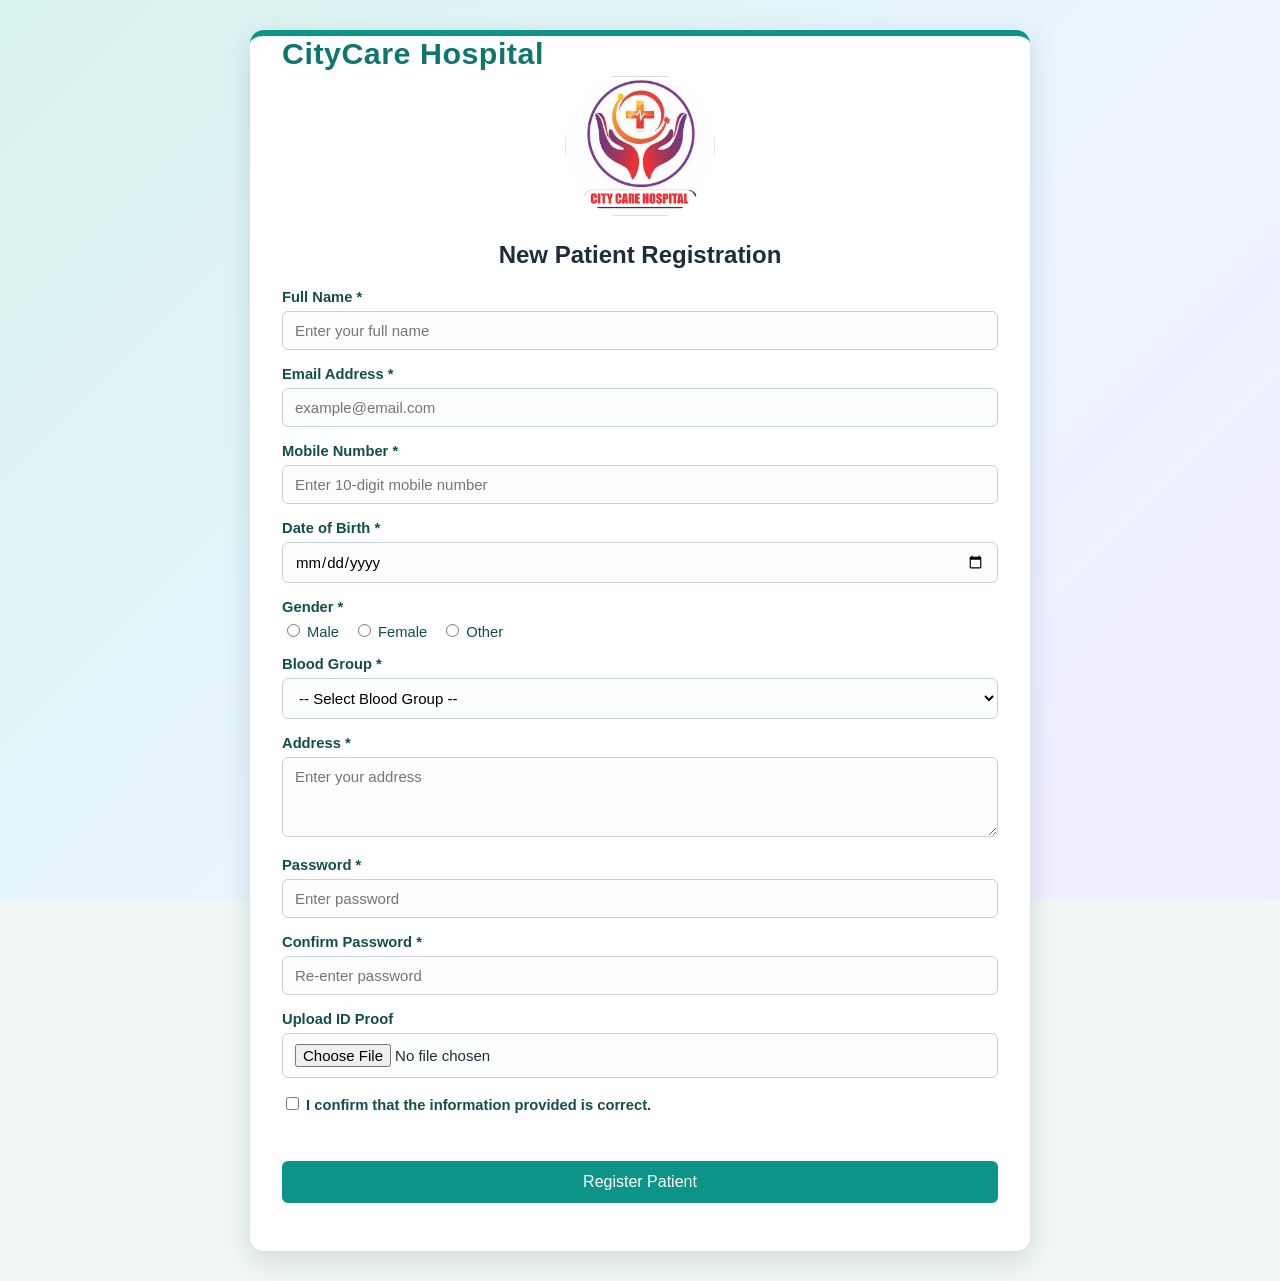
<file: PRACTICAL_5/index.html>
<!DOCTYPE html>
<html lang="en">
<head>
    <meta charset="UTF-8">
    <meta name="viewport" content="width=device-width, initial-scale=1.0">
    <title>CityCare Hospital - Patient Registration</title>
    <link rel="stylesheet" href="style.css">
</head>
<body style="background-color:#f0f7f4;"></body>
    <div class="container">
        <h1><b>CityCare Hospital</b></h1>
        <img src="hospital.jpg" class="hospital" alt="Hospital Logo">
        <h2 style="text-align: center;">New Patient Registration</h2>
        <form id="registrationForm" novalidate>
            <div class="form-group">
                <label for="fullName">Full Name *</label>
                <input type="text" id="fullName" placeholder="Enter your full name" maxlength="50" required>
                <span class="error" id="nameError"></span>
            </div>
            <div class="form-group">
                <label for="email">Email Address *</label>
                <input type="email" id="email" placeholder="example@email.com" maxlength="100" required>
                <span class="error" id="emailError"></span>
            </div>
            <div class="form-group">
                <label for="mobile">Mobile Number *</label>
                <input type="tel" id="mobile" placeholder="Enter 10-digit mobile number" maxlength="10" required>
                <span class="error" id="mobileError"></span>
            </div>
            <div class="form-group">
                <label for="dob">Date of Birth *</label>
                <input type="date" id="dob" required>
                <span class="error" id="dobError"></span>
            </div>
            <div class="form-group">
                <label>Gender *</label>
                <div class="radio-group">
                    <label><input type="radio" name="gender" value="Male"> Male</label>
                    <label><input type="radio" name="gender" value="Female"> Female</label>
                    <label><input type="radio" name="gender" value="Other"> Other</label>
                </div>
                <span class="error" id="genderError"></span>
            </div>
            <div class="form-group">
                <label for="bloodGroup">Blood Group *</label>
                <select id="bloodGroup" required>
                    <option value="">-- Select Blood Group --</option>
                    <option>A+</option>
                    <option>A-</option>
                    <option>B+</option>
                    <option>B-</option>
                    <option>AB+</option>
                    <option>AB-</option>
                    <option>O+</option>
                    <option>O-</option>
                </select>
                <span class="error" id="bloodError"></span>
            </div>
            <div class="form-group">
                <label for="address">Address *</label>
                <textarea id="address" placeholder="Enter your address" maxlength="200" required></textarea>
                <span class="error" id="addressError"></span>
            </div>
            <div class="form-group">
                <label for="password">Password *</label>
                <input type="password" id="password" placeholder="Enter password" minlength="8" maxlength="30" required>
                <div class="strength" id="passwordStrength"></div>
                <span class="error" id="passwordError"></span>
            </div>
            <div class="form-group">
                <label for="confirmPassword">Confirm Password *</label>
                <input type="password" id="confirmPassword" placeholder="Re-enter password" required>
                <span class="error" id="confirmPasswordError"></span>
            </div>
            <div class="form-group">
                <label for="document">Upload ID Proof</label>
                <input type="file" id="document" accept=".jpg,.jpeg,.png,.pdf">
                <span class="error" id="fileError"></span>
            </div>
            <div class="form-group checkbox-group">
                <label><input type="checkbox" id="terms"> I confirm that the information provided is correct.</label>
            </div>
            <span class="error" id="termsError"></span>
            <br>
            <button type="submit">Register Patient</button>
            <div class="success-message" id="successMessage"></div>
        </form>
    </div>
    <script src="script.js"></script>
</body>
</html>
</file>
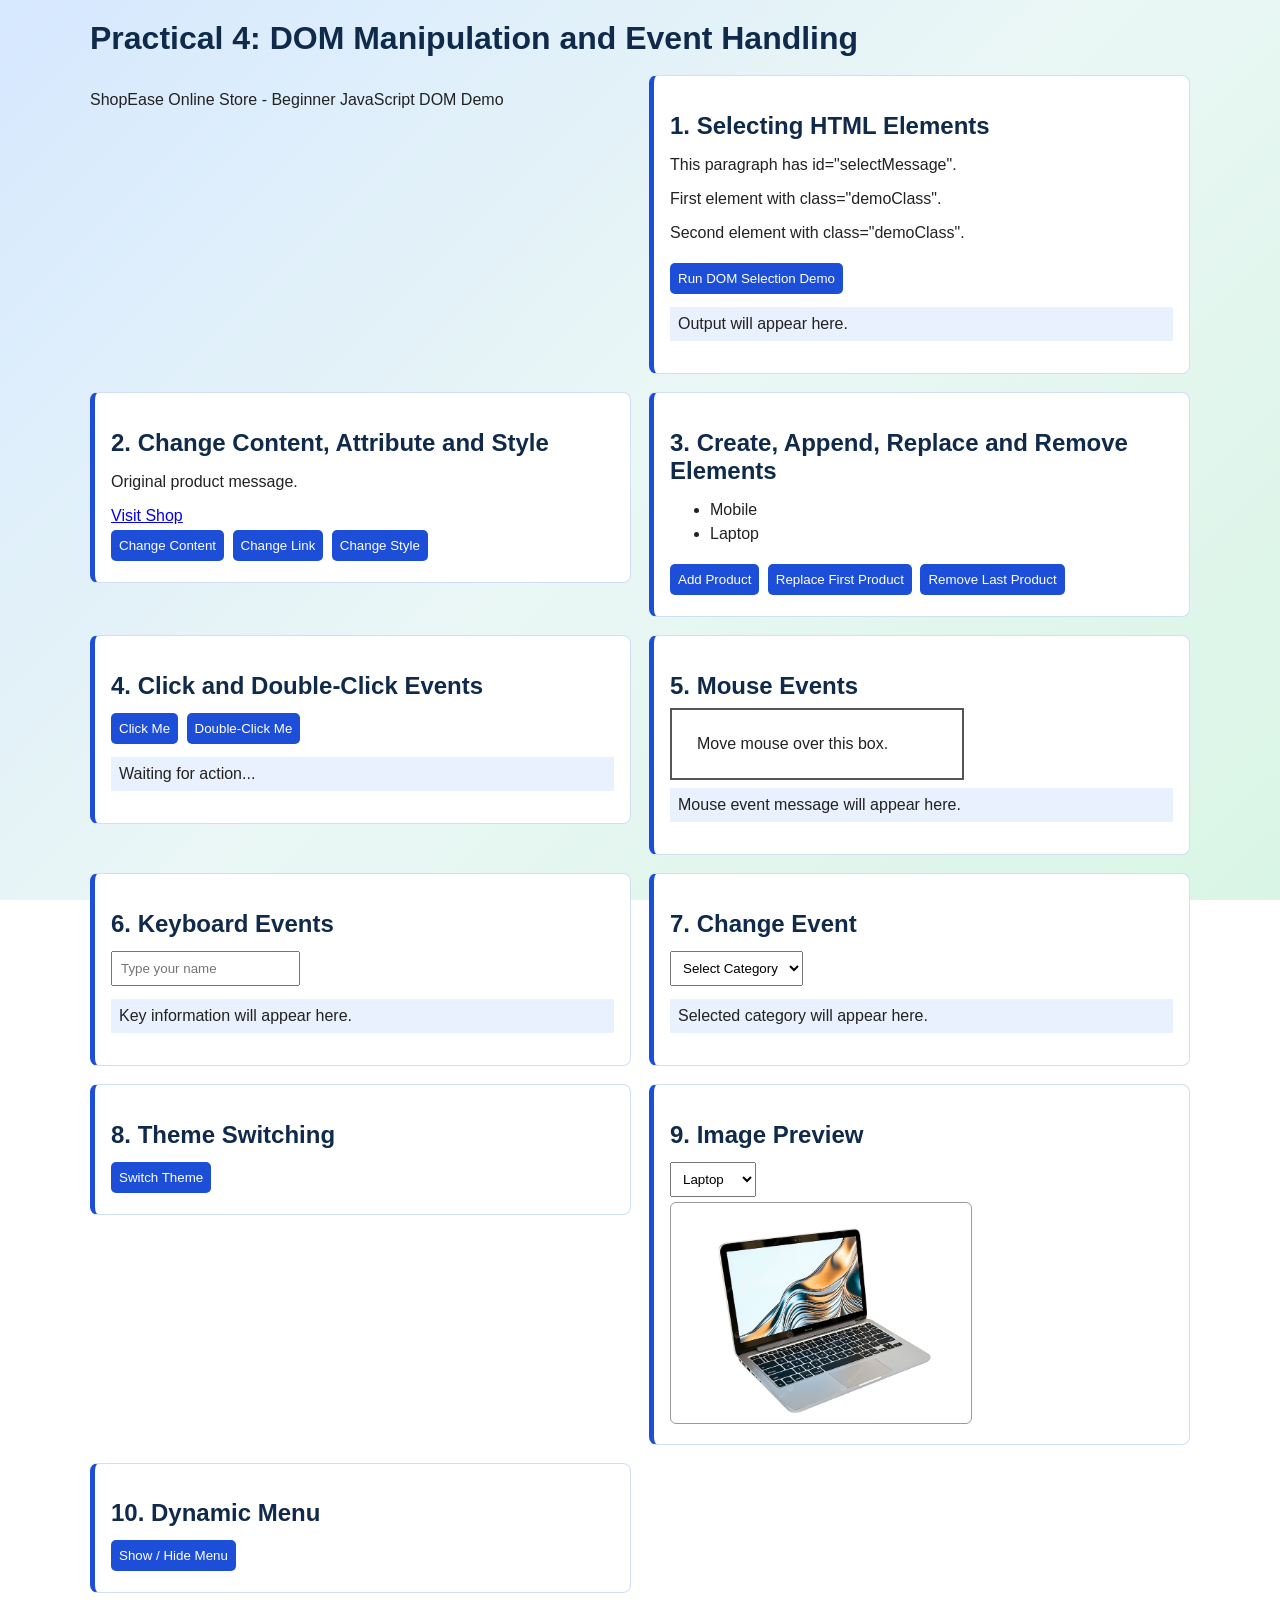
<file: PRACTICAL_4/practical4_wtf/index.html>
<!DOCTYPE html>
<html lang="en">
<head>
    <meta charset="UTF-8">
    <meta name="viewport" content="width=device-width, initial-scale=1.0">
    <title>Practical 4 - DOM and Event Handling</title>
     <link rel="stylesheet" href="style.css">
</head>
<body>

<h1>Practical 4: DOM Manipulation and Event Handling</h1>
<p>ShopEase Online Store - Beginner JavaScript DOM Demo</p>

<div class="box">
    <h2>1. Selecting HTML Elements</h2>
    <p id="selectMessage">This paragraph has id="selectMessage".</p>
    <p class="demoClass">First element with class="demoClass".</p>
    <p class="demoClass">Second element with class="demoClass".</p>
    <button id="selectBtn">Run DOM Selection Demo</button>
    <p id="selectOutput" class="output">Output will appear here.</p>
</div>

<div class="box">
    <h2>2. Change Content, Attribute and Style</h2>
    <p id="changeText">Original product message.</p>
    <a id="shopLink" href="https://example.com" target="_blank">Visit Shop</a><br>
    <button id="contentBtn">Change Content</button>
    <button id="attributeBtn">Change Link</button>
    <button id="styleBtn">Change Style</button>
</div>

<div class="box">
    <h2>3. Create, Append, Replace and Remove Elements</h2>
    <ul id="productList">
        <li>Mobile</li>
        <li>Laptop</li>
    </ul>
    <button id="addBtn">Add Product</button>
    <button id="replaceBtn">Replace First Product</button>
    <button id="removeBtn">Remove Last Product</button>
</div>

<div class="box">
    <h2>4. Click and Double-Click Events</h2>
    <button id="clickBtn">Click Me</button>
    <button id="doubleBtn">Double-Click Me</button>
    <p id="clickOutput" class="output">Waiting for action...</p>
</div>

<div class="box">
    <h2>5. Mouse Events</h2>
    <div id="mouseBox" style="padding:25px;border:2px solid #555;width:240px;">Move mouse over this box.</div>
    <p id="mouseOutput" class="output">Mouse event message will appear here.</p>
</div>

<div class="box">
    <h2>6. Keyboard Events</h2>
    <input type="text" id="nameInput" placeholder="Type your name">
    <p id="keyOutput" class="output">Key information will appear here.</p>
</div>

<div class="box">
    <h2>7. Change Event</h2>
    <select id="categorySelect">
        <option value="">Select Category</option>
        <option value="Electronics">Electronics</option>
        <option value="Clothing">Clothing</option>
        <option value="Books">Books</option>
    </select>
    <p id="changeOutput" class="output">Selected category will appear here.</p>
</div>

<div class="box">
    <h2>8. Theme Switching</h2>
    <button id="themeBtn">Switch Theme</button>
</div>

   <div class="box">
    <h2>9. Image Preview</h2>
    <select id="imageSelect" onchange="document.getElementById('previewImage').src = this.value">
        <option value="../LAPTOP.png">Laptop</option>
        <option value="../CAMERA.jpg">Camera</option>
        <option value="../FOOD.jpg">Food</option>
    </select><br>
    <img id="previewImage" src="../LAPTOP.png" alt="Preview">
</div>

<div class="box">
    <h2>10. Dynamic Menu</h2>
    <button id="menuBtn">Show / Hide Menu</button>
    <div id="menu">Home | Products | Offers | Contact</div>
</div>

<script src="practical4.js"></script>
</body>
</html>
</file>
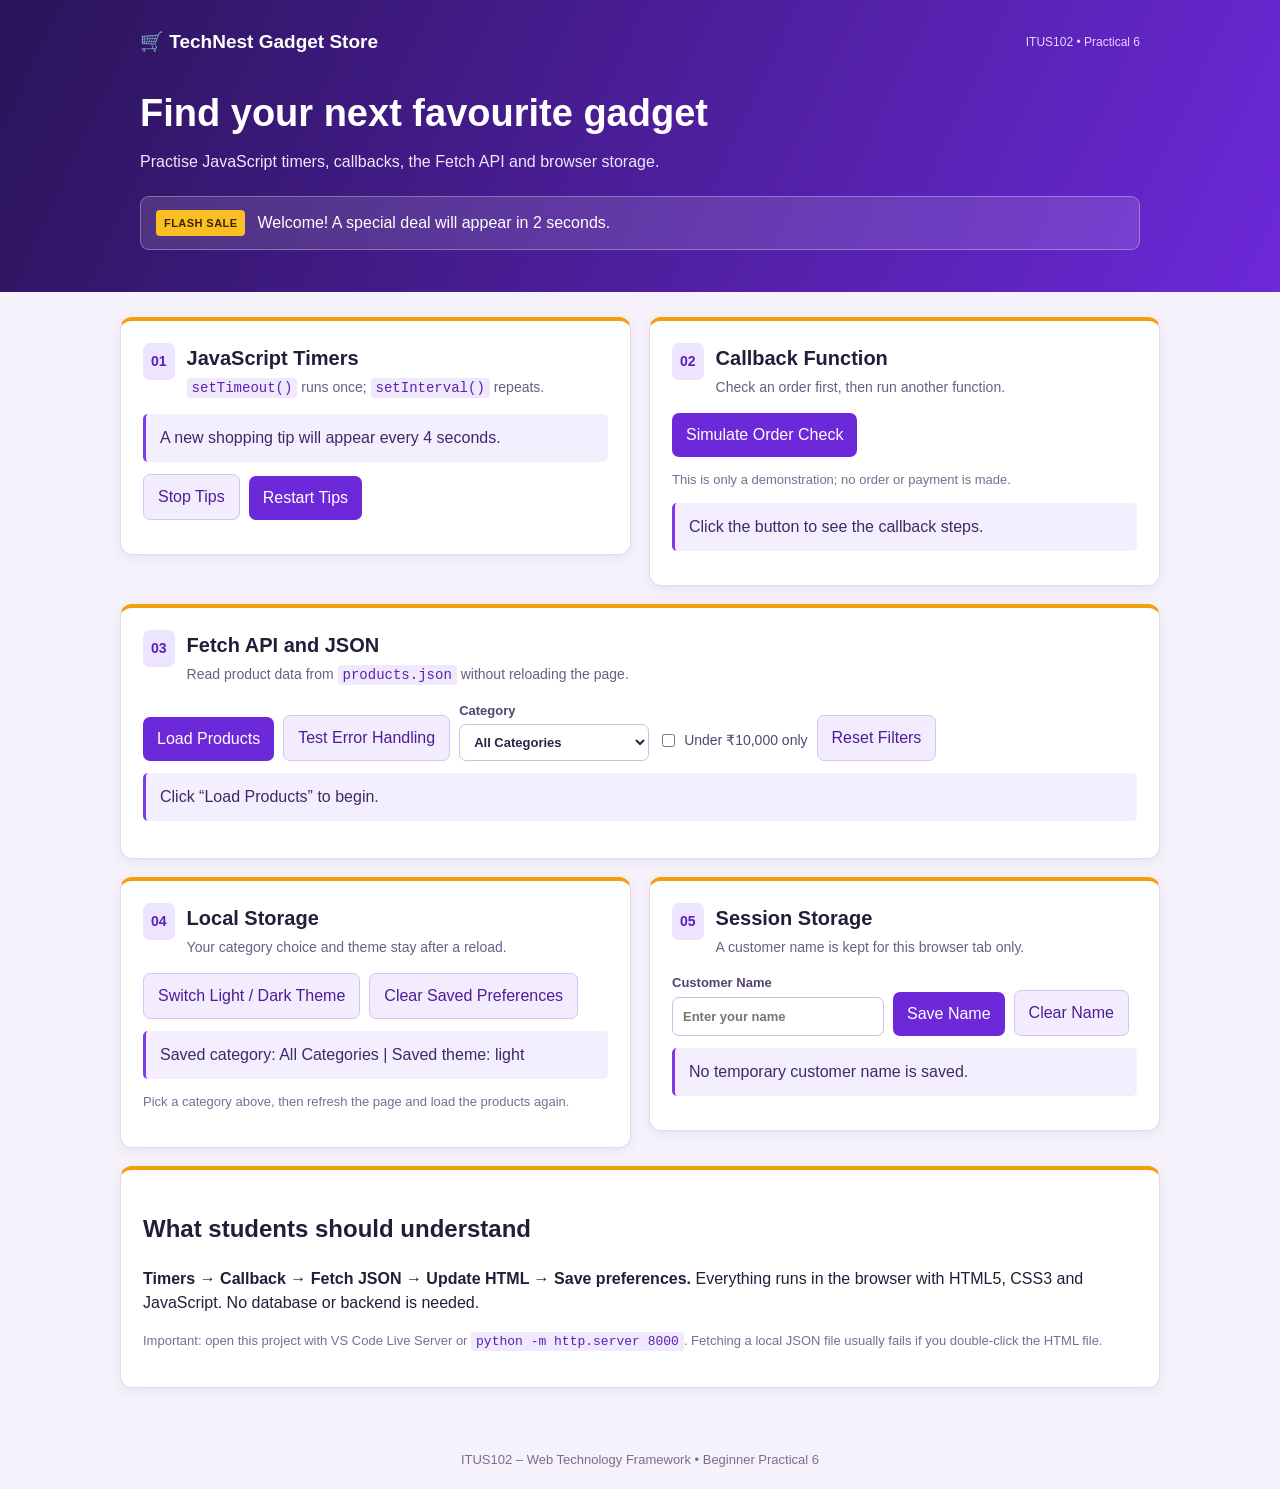
<file: PRACTICAL_6/practical6_wtf/index.html>
<!DOCTYPE html>
<html lang="en">
<head>
    <meta charset="UTF-8">
    <meta name="viewport" content="width=device-width, initial-scale=1.0">
    <title>Practical 6 | TechNest Gadget Store</title>
    <link rel="stylesheet" href="style.css">
    <script src="practical6.js" defer></script>
</head>
<body>

    <header class="hero">
        <div class="top-bar">
            <span class="brand">🛒 TechNest Gadget Store</span>
            <span class="course">ITUS102 • Practical 6</span>
        </div>
        <h1>Find your next favourite gadget</h1>
        <p>Practise JavaScript timers, callbacks, the Fetch API and browser storage.</p>
        <div class="promo">
            <span class="tag">FLASH SALE</span>
            <span id="promoMessage" aria-live="polite">Welcome! A special deal will appear in 2 seconds.</span>
        </div>
    </header>

    <main class="container">
        <div class="layout">

            <!-- 01 Timers -->
            <section class="panel">
                <div class="section-title">
                    <span class="number">01</span>
                    <div>
                        <h2>JavaScript Timers</h2>
                        <p><code>setTimeout()</code> runs once; <code>setInterval()</code> repeats.</p>
                    </div>
                </div>
                <p id="timerResult" class="message">A new shopping tip will appear every 4 seconds.</p>
                <div class="actions">
                    <button id="stopTimerBtn" type="button" class="secondary">Stop Tips</button>
                    <button id="startTimerBtn" type="button">Restart Tips</button>
                </div>
            </section>

            <!-- 02 Callback -->
            <section class="panel">
                <div class="section-title">
                    <span class="number">02</span>
                    <div>
                        <h2>Callback Function</h2>
                        <p>Check an order first, then run another function.</p>
                    </div>
                </div>
                <button id="orderBtn" type="button">Simulate Order Check</button>
                <p class="note">This is only a demonstration; no order or payment is made.</p>
                <p id="callbackResult" class="message" role="status" aria-live="polite">Click the button to see the callback steps.</p>
            </section>

            <!-- 03 Fetch -->
            <section class="panel wide">
                <div class="section-title">
                    <span class="number">03</span>
                    <div>
                        <h2>Fetch API and JSON</h2>
                        <p>Read product data from <code>products.json</code> without reloading the page.</p>
                    </div>
                </div>
                <div class="actions">
                    <button id="loadBtn" type="button">Load Products</button>
                    <button id="errorBtn" type="button" class="secondary">Test Error Handling</button>
                    <label class="field" for="categoryFilter">Category
                        <select id="categoryFilter"><option value="all">All Categories</option></select>
                    </label>
                    <label class="check" for="budgetOnly">
                        <input id="budgetOnly" type="checkbox"> Under ₹10,000 only
                    </label>
                    <button id="resetFilterBtn" type="button" class="secondary">Reset Filters</button>
                </div>
                <p id="fetchStatus" class="message" role="status" aria-live="polite">Click “Load Products” to begin.</p>
                <div id="productList" class="product-grid" aria-label="Gadget list"></div>
            </section>

            <!-- 04 Local storage -->
            <section class="panel">
                <div class="section-title">
                    <span class="number">04</span>
                    <div>
                        <h2>Local Storage</h2>
                        <p>Your category choice and theme stay after a reload.</p>
                    </div>
                </div>
                <div class="actions">
                    <button id="themeBtn" type="button" class="secondary">Switch Light / Dark Theme</button>
                    <button id="clearLocalBtn" type="button" class="secondary">Clear Saved Preferences</button>
                </div>
                <p id="localResult" class="message">Saved preference: none</p>
                <p class="note">Pick a category above, then refresh the page and load the products again.</p>
            </section>

            <!-- 05 Session storage -->
            <section class="panel">
                <div class="section-title">
                    <span class="number">05</span>
                    <div>
                        <h2>Session Storage</h2>
                        <p>A customer name is kept for this browser tab only.</p>
                    </div>
                </div>
                <div class="actions">
                    <label class="field" for="customerName">Customer Name
                        <input id="customerName" type="text" maxlength="30" placeholder="Enter your name">
                    </label>
                    <button id="saveSessionBtn" type="button">Save Name</button>
                    <button id="clearSessionBtn" type="button" class="secondary">Clear Name</button>
                </div>
                <p id="sessionResult" class="message" role="status" aria-live="polite">No temporary customer name is saved.</p>
            </section>

            <!-- Summary -->
            <section class="panel wide lesson">
                <h2>What students should understand</h2>
                <p><strong>Timers → Callback → Fetch JSON → Update HTML → Save preferences.</strong> Everything runs in the browser with HTML5, CSS3 and JavaScript. No database or backend is needed.</p>
                <p class="note">Important: open this project with VS Code Live Server or <code>python -m http.server 8000</code>. Fetching a local JSON file usually fails if you double-click the HTML file.</p>
            </section>

        </div>
    </main>

    <footer>ITUS102 – Web Technology Framework • Beginner Practical 6</footer>
</body>
</html>
</file>
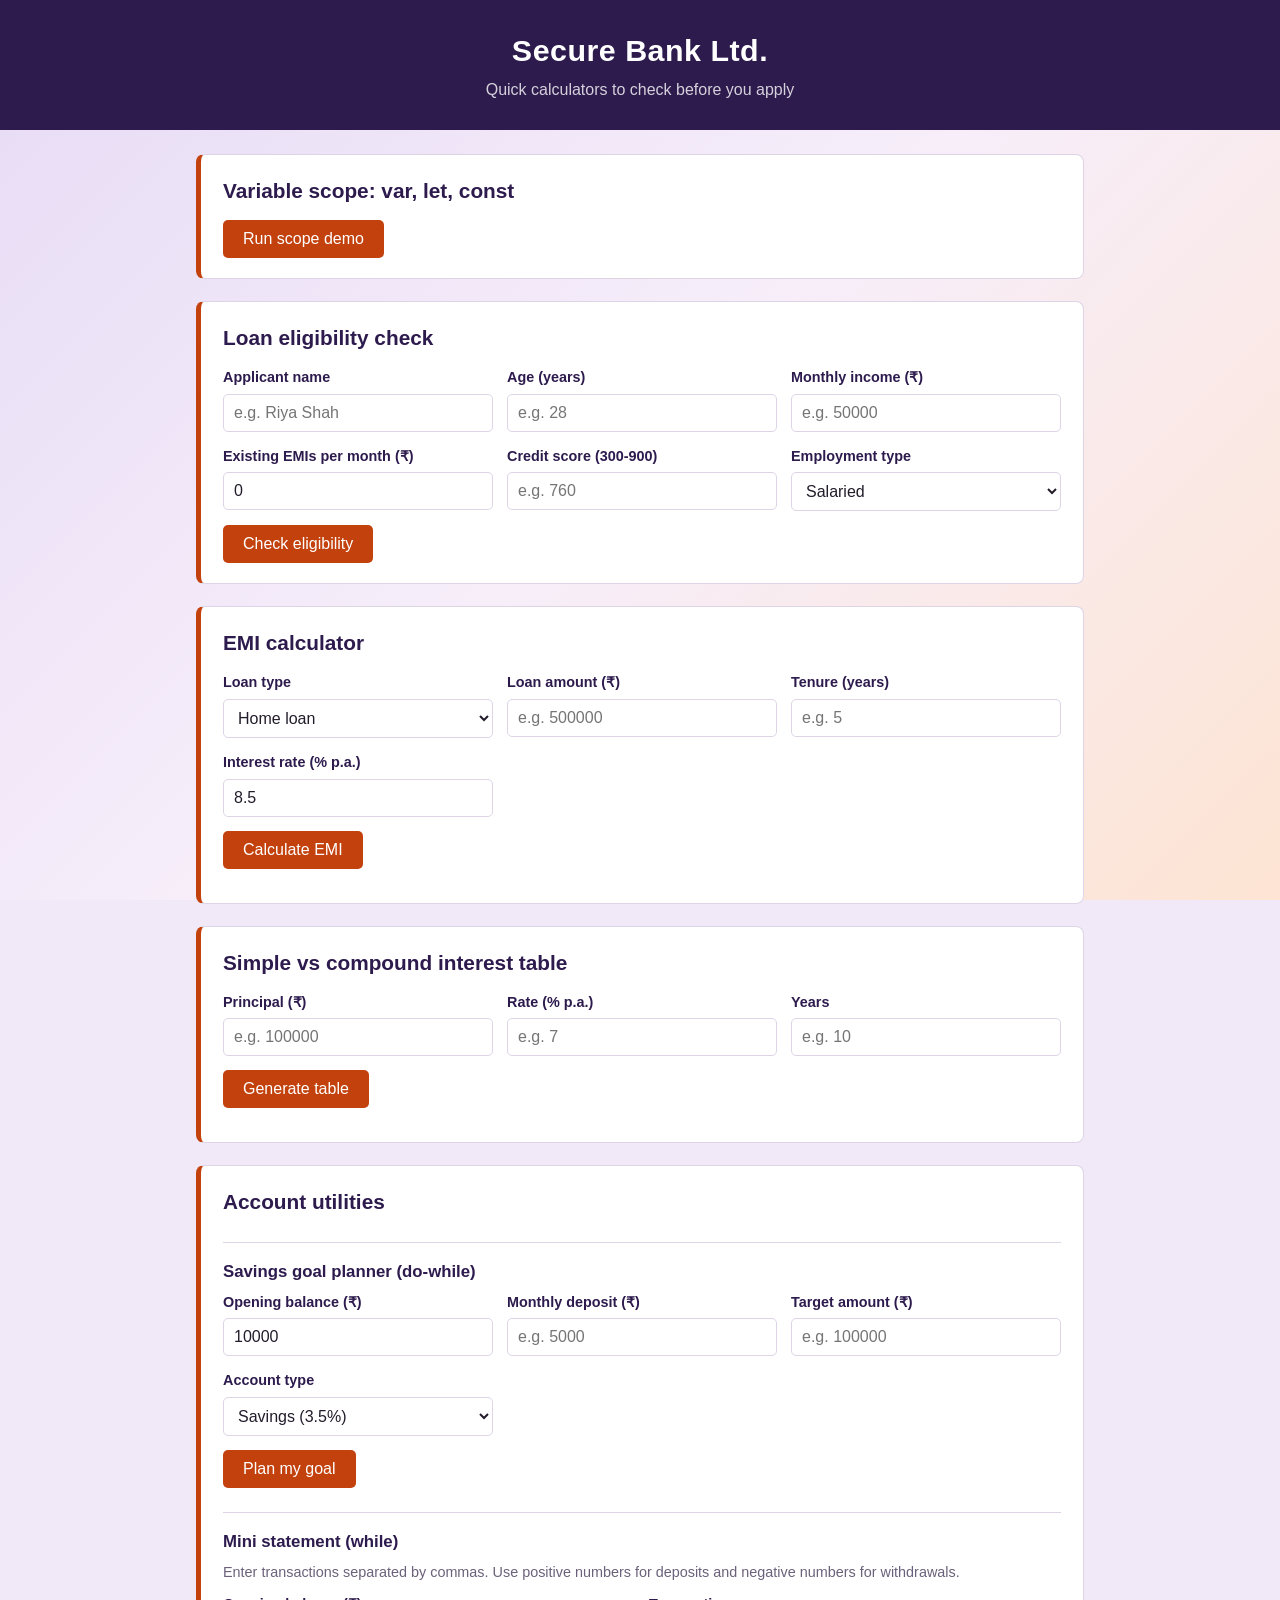
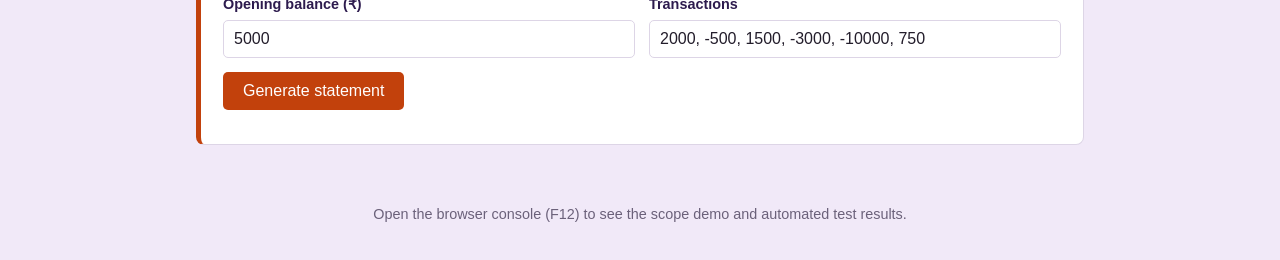
<file: PRACTICAL_3/practical_3.html>
<!DOCTYPE html>
<html lang="en">
<head>
  <meta charset="UTF-8">
  <meta name="viewport" content="width=device-width, initial-scale=1.0">
  <title>Secure Bank Ltd. - Banking Utilities</title>
  <!-- External CSS -->
  <link rel="stylesheet" href="style.css">
</head>
<body>

  <header class="site-header">
    <h1>Secure Bank Ltd.</h1>
    <p>Quick calculators to check before you apply</p>
  </header>

  <main class="container">

    <!-- 1. Variables and scope demo (Task 2) -->
    <section class="panel">
      <h2>Variable scope: var, let, const</h2>
      <button id="btnScope" type="button">Run scope demo</button>
      <pre id="scopeOutput" class="output"></pre>
    </section>

    <!-- 2. Loan eligibility (Tasks 3, 4: operators, if-else, nested if) -->
    <section class="panel">
      <h2>Loan eligibility check</h2>
      <div class="grid">
        <label>Applicant name
          <input type="text" id="elName" placeholder="e.g. Riya Shah">
        </label>
        <label>Age (years)
          <input type="number" id="elAge" min="0" placeholder="e.g. 28">
        </label>
        <label>Monthly income (₹)
          <input type="number" id="elIncome" min="0" placeholder="e.g. 50000">
        </label>
        <label>Existing EMIs per month (₹)
          <input type="number" id="elEmi" min="0" value="0">
        </label>
        <label>Credit score (300-900)
          <input type="number" id="elScore" min="300" max="900" placeholder="e.g. 760">
        </label>
        <label>Employment type
          <select id="elEmployment">
            <option value="salaried">Salaried</option>
            <option value="self">Self-employed</option>
            <option value="student">Student</option>
            <option value="unemployed">Unemployed</option>
          </select>
        </label>
      </div>
      <button id="btnEligibility" type="button">Check eligibility</button>
      <div id="eligibilityOutput" class="output"></div>
    </section>

    <!-- 3. EMI calculator (Tasks 4 switch, 5 for loop, 6 functions) -->
    <section class="panel">
      <h2>EMI calculator</h2>
      <div class="grid">
        <label>Loan type
          <select id="emiType">
            <option value="home">Home loan</option>
            <option value="car">Car loan</option>
            <option value="education">Education loan</option>
            <option value="personal">Personal loan</option>
          </select>
        </label>
        <label>Loan amount (₹)
          <input type="number" id="emiAmount" min="0" placeholder="e.g. 500000">
        </label>
        <label>Tenure (years)
          <input type="number" id="emiYears" min="1" placeholder="e.g. 5">
        </label>
        <label>Interest rate (% p.a.)
          <input type="number" id="emiRate" step="0.1" min="0" placeholder="auto-filled from loan type">
        </label>
      </div>
      <button id="btnEmi" type="button">Calculate EMI</button>
      <div id="emiOutput" class="output"></div>
      <div id="emiTable" class="table-wrap"></div>
    </section>

    <!-- 4. Interest tables (Task 5: for loop) -->
    <section class="panel">
      <h2>Simple vs compound interest table</h2>
      <div class="grid">
        <label>Principal (₹)
          <input type="number" id="siPrincipal" min="0" placeholder="e.g. 100000">
        </label>
        <label>Rate (% p.a.)
          <input type="number" id="siRate" step="0.1" min="0" placeholder="e.g. 7">
        </label>
        <label>Years
          <input type="number" id="siYears" min="1" max="30" placeholder="e.g. 10">
        </label>
      </div>
      <button id="btnInterest" type="button">Generate table</button>
      <div id="interestTable" class="table-wrap"></div>
    </section>

    <!-- 5. Account utilities (Task 5: while and do-while) -->
    <section class="panel">
      <h2>Account utilities</h2>

      <h3>Savings goal planner (do-while)</h3>
      <div class="grid">
        <label>Opening balance (₹)
          <input type="number" id="goalStart" min="0" value="10000">
        </label>
        <label>Monthly deposit (₹)
          <input type="number" id="goalDeposit" min="0" placeholder="e.g. 5000">
        </label>
        <label>Target amount (₹)
          <input type="number" id="goalTarget" min="0" placeholder="e.g. 100000">
        </label>
        <label>Account type
          <select id="goalAccount">
            <option value="savings">Savings (3.5%)</option>
            <option value="salary">Salary (4%)</option>
            <option value="senior">Senior citizen (5%)</option>
            <option value="current">Current (0%)</option>
          </select>
        </label>
      </div>
      <button id="btnGoal" type="button">Plan my goal</button>
      <div id="goalOutput" class="output"></div>

      <h3>Mini statement (while)</h3>
      <p class="hint">Enter transactions separated by commas. Use positive numbers for deposits and negative numbers for withdrawals.</p>
      <div class="grid">
        <label>Opening balance (₹)
          <input type="number" id="stOpening" min="0" value="5000">
        </label>
        <label>Transactions
          <input type="text" id="stTxns" value="2000, -500, 1500, -3000, -10000, 750">
        </label>
      </div>
      <button id="btnStatement" type="button">Generate statement</button>
      <div id="statementOutput" class="table-wrap"></div>
    </section>

  </main>

  <footer class="site-footer">
    <p>Open the browser console (F12) to see the scope demo and automated test results.</p>
  </footer>

  <!-- External JavaScript -->
  <script src="script.js"></script>
</body>
</html>
</file>
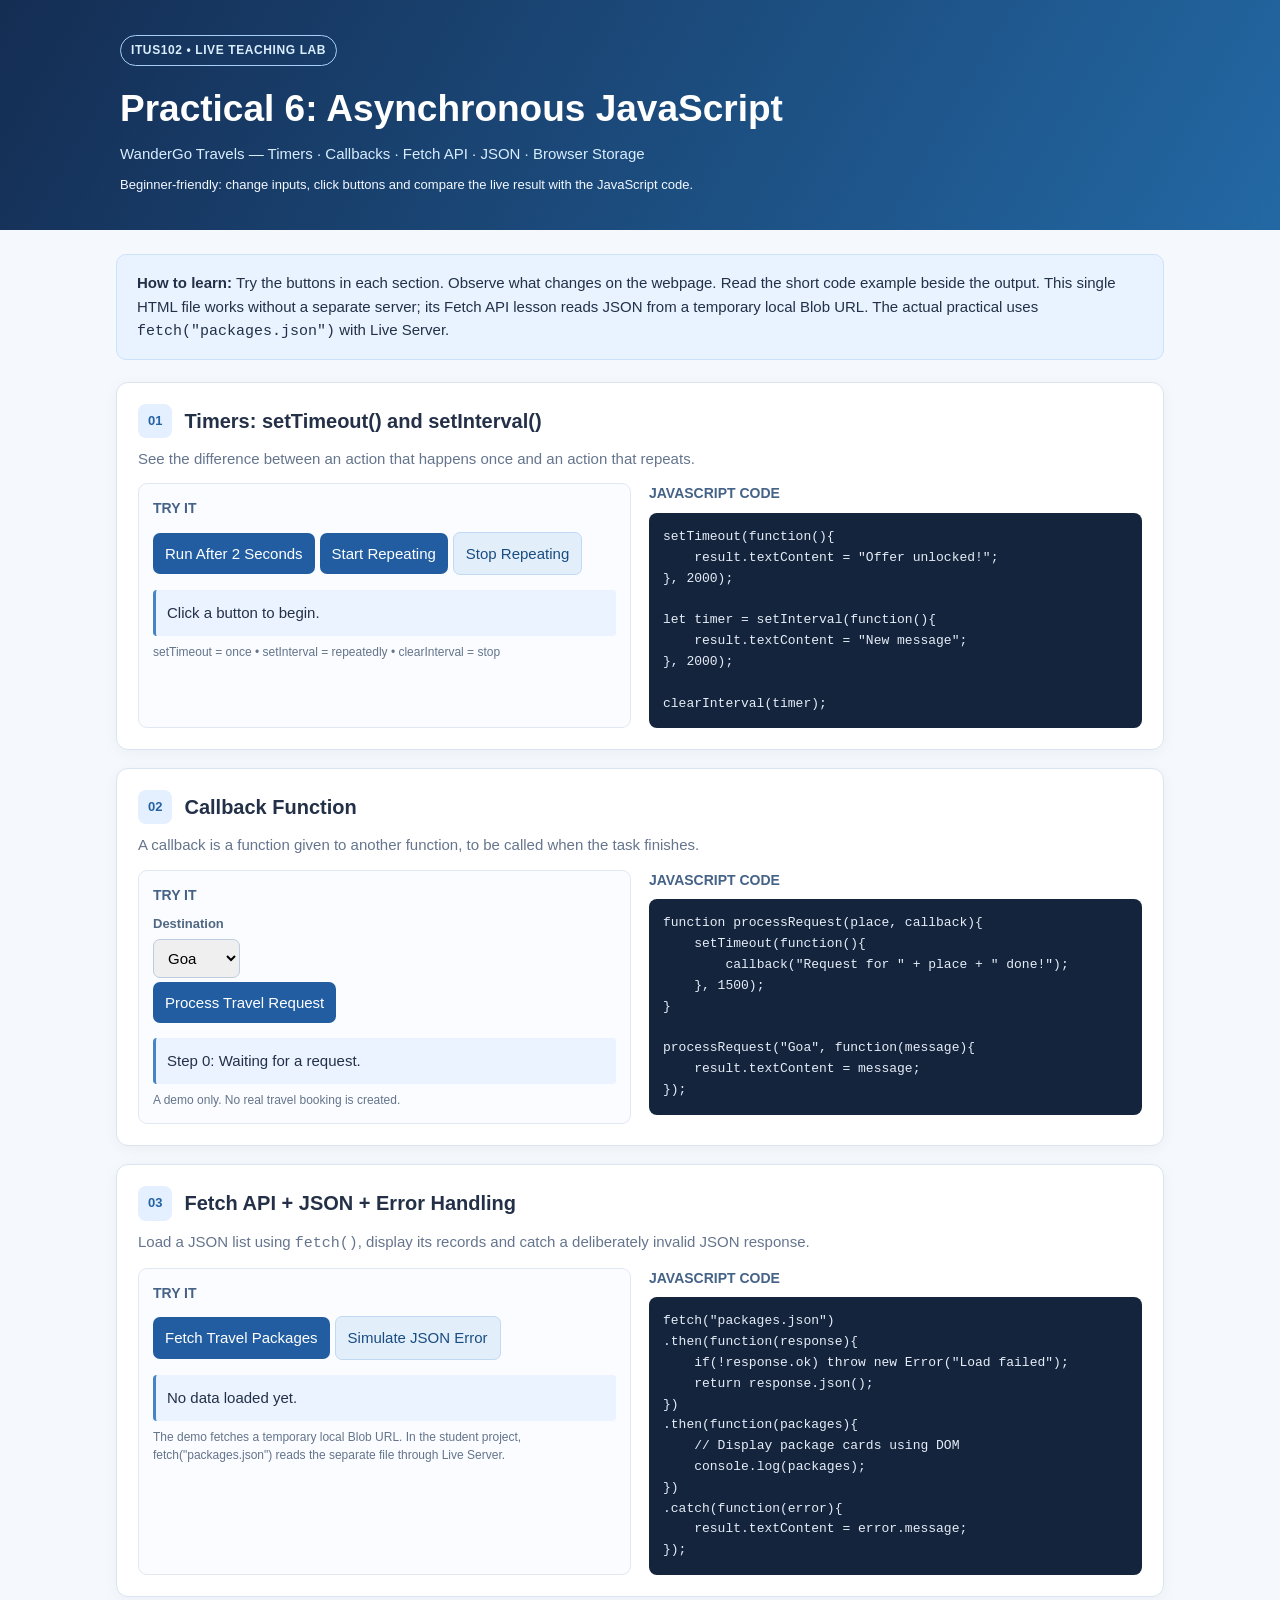
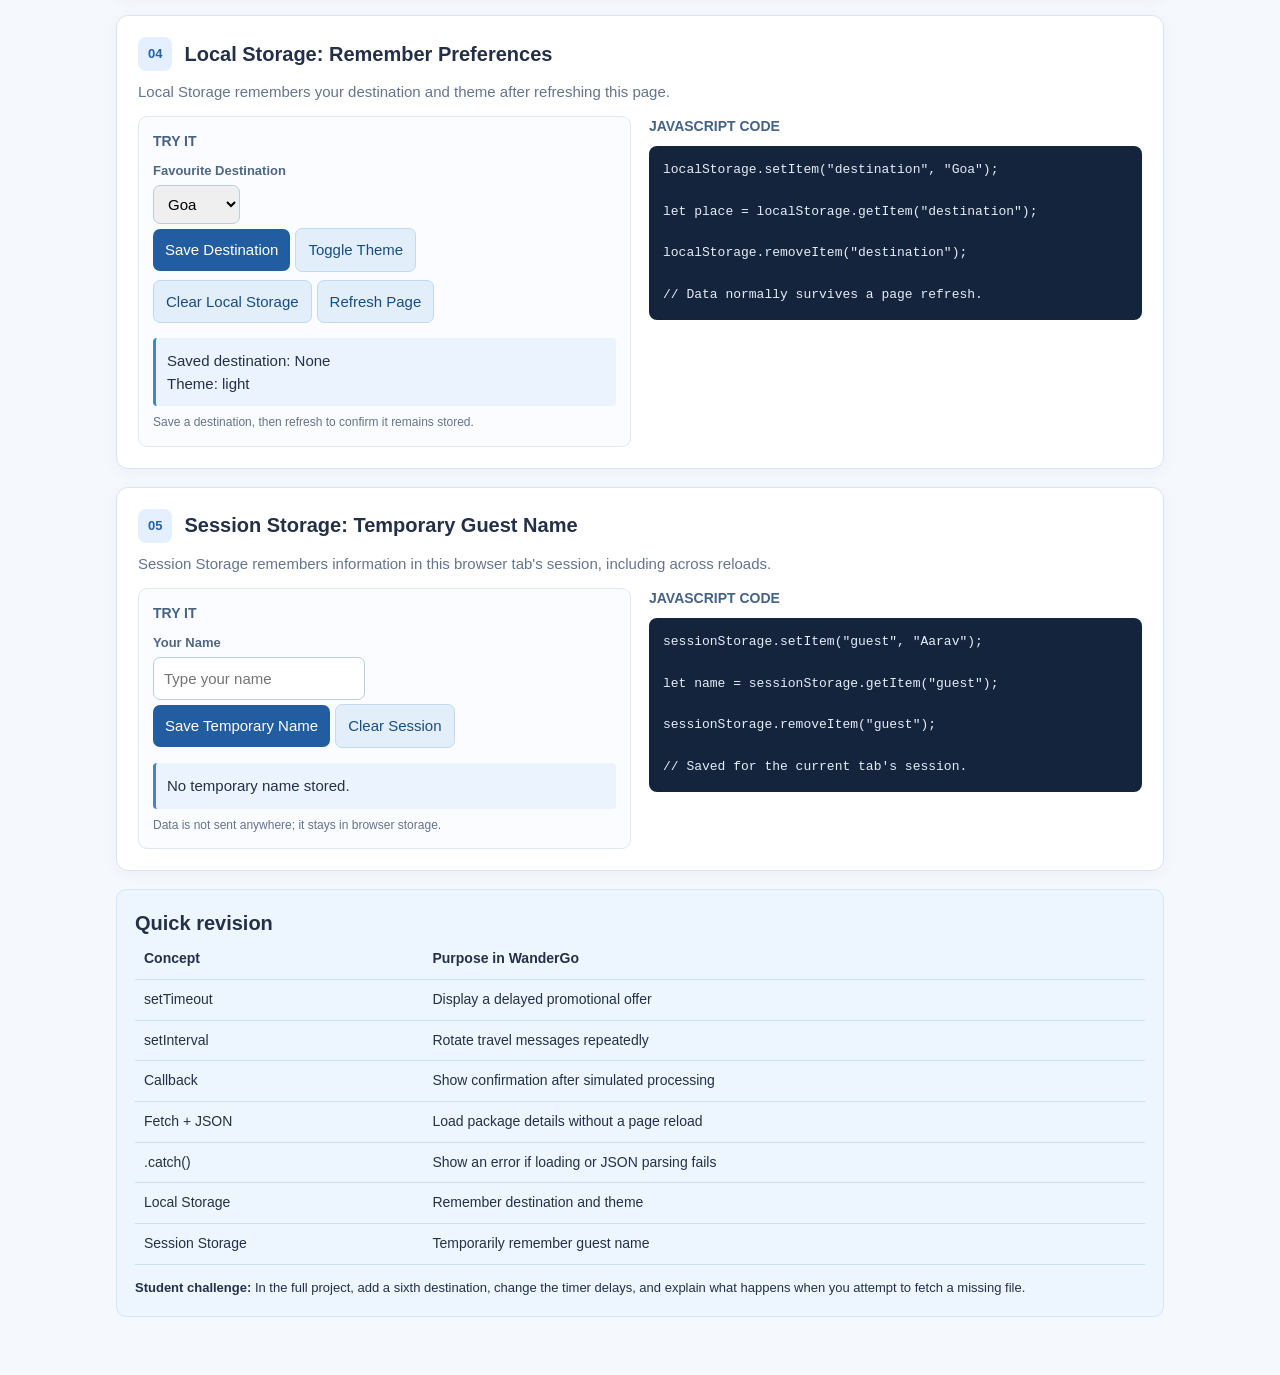
<file: PRACTICAL_6/Practical6_Interactive_Demo.html>
<!DOCTYPE html>
<html lang="en">
<head>
<meta charset="UTF-8">
<meta name="viewport" content="width=device-width, initial-scale=1.0">
<title>Practical 6 – Interactive JavaScript Teaching Demo</title>
<style>
:root{--blue:#215da0;--ink:#233047;--muted:#65758d;--stroke:#dbe4f1;--background:#f5f8fc;--panel:#fff;--code:#14243d;--result:#eaf3ff;}
*{box-sizing:border-box;}
body{font:15px/1.55 Arial,sans-serif;margin:0;background:var(--background);color:var(--ink);}
header{background:linear-gradient(120deg,#142d53,#2368a4);padding:35px 22px;color:white;}
.header-inner{max-width:1040px;margin:auto;}header .label{display:inline-block;border:1px solid #a7cef6;padding:5px 10px;border-radius:20px;color:#daeeff;font-size:12px;font-weight:bold;letter-spacing:.05em;}header h1{margin:14px 0 5px;font-size:clamp(26px,4.5vw,37px);}header p{color:#d9edff;margin:4px 0 10px;}header .note{font-size:13px;color:#f3f8ff;}
main{max-width:1080px;margin:24px auto 60px;padding:0 16px;}.intro{background:#e8f3ff;border-radius:10px;padding:16px 20px;border:1px solid #cce2fb;margin-bottom:22px;}
section{background:var(--panel);border-radius:12px;border:1px solid var(--stroke);margin:18px 0;padding:21px;box-shadow:0 3px 15px #1c49750b;}.title-row{display:flex;gap:12px;align-items:center;margin-bottom:9px;}.num{padding:7px 10px;background:#e4f0ff;color:#2563a4;font-weight:bold;border-radius:8px;font-size:13px;}h2{margin:0;font-size:20px;}section>p{color:var(--muted);margin:5px 0 13px;}.demo-layout{display:grid;grid-template-columns:minmax(0,1fr) minmax(300px,1fr);gap:18px;align-items:stretch;}
.exercise{border:1px solid #e2e8f0;border-radius:9px;background:#fafcff;padding:14px;}.exercise h3{font-size:14px;margin:0 0 8px;color:#456287;}.code-area h3{font-size:14px;margin:0 0 8px;color:#456287;}pre{background:var(--code);color:#e6edf7;border-radius:8px;padding:14px;white-space:pre-wrap;word-break:break-word;overflow:auto;margin:0;font:13px/1.6 Consolas,Monaco,monospace;min-height:130px;}.hint{font-size:12px;color:#64748b;margin-top:7px;}
button,select,input{font:inherit;border-radius:7px;}button{padding:9px 12px;background:var(--blue);color:white;border:0;cursor:pointer;margin:4px 5px 4px 0;}button.alt{background:#e3eefb;color:#194d81;border:1px solid #c1d9f1;}button:disabled{opacity:.6;cursor:not-allowed;}button:hover:not(:disabled){filter:brightness(.95);}select,input{padding:9px 10px;border:1px solid #bdccde;max-width:100%;}label{display:block;font-size:13px;font-weight:bold;color:#506783;margin:8px 0 4px;}.output{background:var(--result);border-left:3px solid #4385c5;border-radius:4px;padding:11px;min-height:46px;margin-top:11px;white-space:pre-line;}.output.bad{background:#fff0f2;border-color:#cf3350;color:#951f38;}.output.good{background:#edfcf3;border-color:#219465;color:#175b3a;}.tiny-card{padding:10px;background:white;border:1px solid #dce5ef;border-radius:8px;margin:6px 0;}.tiny-card b{display:block;}.tiny-card span{font-size:13px;color:#60758b;}.tag{display:inline-block;font-size:11px;background:#e5f2ff;color:#205993;padding:3px 7px;border-radius:4px;margin:3px 0 6px;}
.summary{background:#edf5ff;padding:18px;border-radius:10px;border:1px solid #d4e6fb;}.summary table{border-collapse:collapse;width:100%;font-size:14px;}.summary th,.summary td{padding:9px;border-bottom:1px solid #cfe0f2;text-align:left;}.summary th{font-weight:700;}.summary p{margin-bottom:0;font-size:13px;}
body.dark{--background:#0e1728;--panel:#1f2b3e;--ink:#e8f1ff;--muted:#bacbe1;--stroke:#344764;--result:#293d5b;--code:#0c1525;}body.dark .intro,body.dark .summary{background:#243d5a;border-color:#315579;}body.dark .exercise{background:#27364c;border-color:#415574;}body.dark .exercise h3,body.dark .code-area h3,body.dark label{color:#d0e3ff;}body.dark .tiny-card{background:#2b3c51;border-color:#4a617b;}body.dark .tiny-card span,body.dark .hint{color:#bdd0e9;}body.dark .output.bad{background:#572d39;color:#ffe0e6;}body.dark .output.good{background:#1d4536;color:#d1fce4;}body.dark input,body.dark select{background:#31445d;color:#fff;border-color:#6a7f9b;}body.dark button.alt{background:#3e5371;color:#e0edff;border-color:#627d9d;}
@media(max-width:750px){.demo-layout{grid-template-columns:1fr;}.code-area{margin-top:4px;}section{padding:15px;}header{padding:26px 17px;}}
</style>
</head>
<body>
<header><div class="header-inner"><span class="label">ITUS102 • LIVE TEACHING LAB</span><h1>Practical 6: Asynchronous JavaScript</h1><p>WanderGo Travels — Timers · Callbacks · Fetch API · JSON · Browser Storage</p><div class="note">Beginner-friendly: change inputs, click buttons and compare the live result with the JavaScript code.</div></div></header>
<main>
<div class="intro"><strong>How to learn:</strong> Try the buttons in each section. Observe what changes on the webpage. Read the short code example beside the output. This single HTML file works without a separate server; its Fetch API lesson reads JSON from a temporary local Blob URL. The actual practical uses <code>fetch("packages.json")</code> with Live Server.</div>

<section>
    <div class="title-row"><span class="num">01</span><h2>Timers: setTimeout() and setInterval()</h2></div>
    <p>See the difference between an action that happens once and an action that repeats.</p>
    <div class="demo-layout">
        <div class="exercise"><h3>TRY IT</h3><button id="onceBtn">Run After 2 Seconds</button><button id="repeatBtn">Start Repeating</button><button id="stopRepeatBtn" class="alt">Stop Repeating</button><div id="timerOutput" class="output">Click a button to begin.</div><div class="hint">setTimeout = once • setInterval = repeatedly • clearInterval = stop</div></div>
        <div class="code-area"><h3>JAVASCRIPT CODE</h3><pre>setTimeout(function(){
    result.textContent = "Offer unlocked!";
}, 2000);

let timer = setInterval(function(){
    result.textContent = "New message";
}, 2000);

clearInterval(timer);</pre></div>
    </div>
</section>

<section>
    <div class="title-row"><span class="num">02</span><h2>Callback Function</h2></div>
    <p>A callback is a function given to another function, to be called when the task finishes.</p>
    <div class="demo-layout">
        <div class="exercise"><h3>TRY IT</h3><label for="requestDestination">Destination</label><select id="requestDestination"><option>Goa</option><option>Jaipur</option><option>Manali</option></select><div><button id="callbackBtn">Process Travel Request</button></div><div id="callbackOutput" class="output">Step 0: Waiting for a request.</div><div class="hint">A demo only. No real travel booking is created.</div></div>
        <div class="code-area"><h3>JAVASCRIPT CODE</h3><pre>function processRequest(place, callback){
    setTimeout(function(){
        callback("Request for " + place + " done!");
    }, 1500);
}

processRequest("Goa", function(message){
    result.textContent = message;
});</pre></div>
    </div>
</section>

<section>
    <div class="title-row"><span class="num">03</span><h2>Fetch API + JSON + Error Handling</h2></div>
    <p>Load a JSON list using <code>fetch()</code>, display its records and catch a deliberately invalid JSON response.</p>
    <div class="demo-layout">
        <div class="exercise"><h3>TRY IT</h3><button id="fetchBtn">Fetch Travel Packages</button><button id="brokenBtn" class="alt">Simulate JSON Error</button><div id="fetchOutput" class="output">No data loaded yet.</div><div id="fetchedCards"></div><div class="hint">The demo fetches a temporary local Blob URL. In the student project, fetch("packages.json") reads the separate file through Live Server.</div></div>
        <div class="code-area"><h3>JAVASCRIPT CODE</h3><pre>fetch("packages.json")
.then(function(response){
    if(!response.ok) throw new Error("Load failed");
    return response.json();
})
.then(function(packages){
    // Display package cards using DOM
    console.log(packages);
})
.catch(function(error){
    result.textContent = error.message;
});</pre></div>
    </div>
</section>

<section>
    <div class="title-row"><span class="num">04</span><h2>Local Storage: Remember Preferences</h2></div>
    <p>Local Storage remembers your destination and theme after refreshing this page.</p>
    <div class="demo-layout">
        <div class="exercise"><h3>TRY IT</h3><label for="savedDestination">Favourite Destination</label><select id="savedDestination"><option value="Goa">Goa</option><option value="Jaipur">Jaipur</option><option value="Manali">Manali</option><option value="Kerala">Kerala</option></select><div><button id="saveLocalBtn">Save Destination</button><button id="themeDemoBtn" class="alt">Toggle Theme</button></div><div><button id="removeLocalBtn" class="alt">Clear Local Storage</button><button id="reloadDemoBtn" class="alt">Refresh Page</button></div><div id="localOutput" class="output">Preferences not saved.</div><div class="hint">Save a destination, then refresh to confirm it remains stored.</div></div>
        <div class="code-area"><h3>JAVASCRIPT CODE</h3><pre>localStorage.setItem("destination", "Goa");

let place = localStorage.getItem("destination");

localStorage.removeItem("destination");

// Data normally survives a page refresh.</pre></div>
    </div>
</section>

<section>
    <div class="title-row"><span class="num">05</span><h2>Session Storage: Temporary Guest Name</h2></div>
    <p>Session Storage remembers information in this browser tab's session, including across reloads.</p>
    <div class="demo-layout">
        <div class="exercise"><h3>TRY IT</h3><label for="sessionName">Your Name</label><input id="sessionName" maxlength="30" placeholder="Type your name"><div><button id="saveSessionDemoBtn">Save Temporary Name</button><button id="clearSessionDemoBtn" class="alt">Clear Session</button></div><div id="sessionOutput" class="output">No temporary name stored.</div><div class="hint">Data is not sent anywhere; it stays in browser storage.</div></div>
        <div class="code-area"><h3>JAVASCRIPT CODE</h3><pre>sessionStorage.setItem("guest", "Aarav");

let name = sessionStorage.getItem("guest");

sessionStorage.removeItem("guest");

// Saved for the current tab's session.</pre></div>
    </div>
</section>

<div class="summary"><h2>Quick revision</h2><table><thead><tr><th>Concept</th><th>Purpose in WanderGo</th></tr></thead><tbody><tr><td>setTimeout</td><td>Display a delayed promotional offer</td></tr><tr><td>setInterval</td><td>Rotate travel messages repeatedly</td></tr><tr><td>Callback</td><td>Show confirmation after simulated processing</td></tr><tr><td>Fetch + JSON</td><td>Load package details without a page reload</td></tr><tr><td>.catch()</td><td>Show an error if loading or JSON parsing fails</td></tr><tr><td>Local Storage</td><td>Remember destination and theme</td></tr><tr><td>Session Storage</td><td>Temporarily remember guest name</td></tr></tbody></table><p><strong>Student challenge:</strong> In the full project, add a sixth destination, change the timer delays, and explain what happens when you attempt to fetch a missing file.</p></div>
</main>

<script id="demoJson" type="application/json">[
  {"destination":"Goa","title":"Goa Beach Holiday","days":3,"price":8000},
  {"destination":"Jaipur","title":"Jaipur Heritage Tour","days":2,"price":6000},
  {"destination":"Manali","title":"Manali Mountain Escape","days":5,"price":12000},
  {"destination":"Kerala","title":"Kerala Backwater Trip","days":4,"price":10500},
  {"destination":"Udaipur","title":"Udaipur Lake Getaway","days":2,"price":6500}
]</script>
<script>
"use strict";

// 1. Timers
let repeatTimer = null;
let repeatCount = 0;
let offerTimer = null;

document.getElementById("onceBtn").addEventListener("click", function(){
    clearTimeout(offerTimer);
    document.getElementById("timerOutput").textContent = "Waiting 2 seconds... (setTimeout)";
    offerTimer = setTimeout(function(){ document.getElementById("timerOutput").textContent = "Special Offer unlocked! setTimeout ran once."; }, 2000);
});

document.getElementById("repeatBtn").addEventListener("click", function(){
    clearInterval(repeatTimer);
    repeatCount = 0;
    document.getElementById("timerOutput").textContent = "Repeating every 2 seconds...";
    repeatTimer = setInterval(function(){
        repeatCount++;
        document.getElementById("timerOutput").textContent = "Promotional message number " + repeatCount + " (setInterval)";
    }, 2000);
});

document.getElementById("stopRepeatBtn").addEventListener("click", function(){
    clearInterval(repeatTimer);
    repeatTimer = null;
    document.getElementById("timerOutput").textContent = "Repeated messages stopped using clearInterval().";
});

// 2. Callback
function processRequest(place, callback){
    setTimeout(function(){ callback("Request for " + place + " completed!"); }, 1500);
}

document.getElementById("callbackBtn").addEventListener("click", function(){
    let place = document.getElementById("requestDestination").value;
    let button = this;
    button.disabled = true;
    document.getElementById("callbackOutput").textContent = "Step 1: Request started.\nStep 2: Processing for 1.5 seconds...";

    processRequest(place, function(message){
        document.getElementById("callbackOutput").textContent = "Step 3: Callback executed!\n" + message;
        button.disabled = false;
    });
});

// 3. Fetch demo: create a Blob URL so even a directly opened HTML file can fetch JSON.
function fetchDemoPackages(makeError){
    let jsonText = makeError ? "this is not valid JSON" : document.getElementById("demoJson").textContent;
    let file = new Blob([jsonText], {type:"application/json"});
    let fileUrl = URL.createObjectURL(file);
    let output = document.getElementById("fetchOutput");
    output.textContent = "Loading JSON using fetch()...";
    output.className = "output";
    document.getElementById("fetchedCards").replaceChildren();

    fetch(fileUrl).then(function(response){
        if(!response.ok) throw new Error("Could not load data.");
        return response.json();
    }).then(function(packages){
        output.textContent = "Success! Received " + packages.length + " JSON package records.";
        output.className = "output good";
        URL.revokeObjectURL(fileUrl);

        for(let i = 0; i < packages.length; i++){
            let item = packages[i];
            let card = document.createElement("div"); card.className = "tiny-card";
            let name = document.createElement("b"); name.textContent = item.title;
            let detail = document.createElement("span"); detail.textContent = item.destination + " · " + item.days + " days · ₹" + item.price.toLocaleString("en-IN");
            card.append(name, detail);
            document.getElementById("fetchedCards").appendChild(card);
        }
    }).catch(function(error){
        URL.revokeObjectURL(fileUrl);
        output.textContent = "Error handled using .catch(): " + error.message;
        output.className = "output bad";
    });
}

document.getElementById("fetchBtn").addEventListener("click", function(){ fetchDemoPackages(false); });
document.getElementById("brokenBtn").addEventListener("click", function(){ fetchDemoPackages(true); });

// 4. Local storage
function updateLocalDisplay(){
    let place = localStorage.getItem("p6_destination") || "None";
    let theme = localStorage.getItem("p6_theme") || "light";
    document.getElementById("localOutput").textContent = "Saved destination: " + place + "\nTheme: " + theme;
    if(place !== "None") document.getElementById("savedDestination").value = place;
}

document.getElementById("saveLocalBtn").addEventListener("click", function(){
    localStorage.setItem("p6_destination", document.getElementById("savedDestination").value);
    updateLocalDisplay();
});

document.getElementById("themeDemoBtn").addEventListener("click", function(){
    document.body.classList.toggle("dark");
    localStorage.setItem("p6_theme", document.body.classList.contains("dark") ? "dark" : "light");
    updateLocalDisplay();
});

document.getElementById("removeLocalBtn").addEventListener("click", function(){
    localStorage.removeItem("p6_destination");
    localStorage.removeItem("p6_theme");
    document.body.classList.remove("dark");
    document.getElementById("savedDestination").value = "Goa";
    updateLocalDisplay();
});

document.getElementById("reloadDemoBtn").addEventListener("click", function(){ window.location.reload(); });

// 5. Session storage
function updateSessionDisplay(){
    let name = sessionStorage.getItem("p6_guest") || "";
    document.getElementById("sessionOutput").textContent = name ? "Welcome, " + name + "! Saved for this tab session." : "No temporary name stored.";
    document.getElementById("sessionName").value = name;
}

document.getElementById("saveSessionDemoBtn").addEventListener("click", function(){
    let name = document.getElementById("sessionName").value.trim();
    if(name === ""){ document.getElementById("sessionOutput").textContent = "Please enter a name first."; return; }
    sessionStorage.setItem("p6_guest", name);
    updateSessionDisplay();
});

document.getElementById("clearSessionDemoBtn").addEventListener("click", function(){
    sessionStorage.removeItem("p6_guest");
    updateSessionDisplay();
});

// Restore saved settings on page load.
if(localStorage.getItem("p6_theme") === "dark") document.body.classList.add("dark");
updateLocalDisplay();
updateSessionDisplay();
</script>
</body>
</html>
</file>
<file: PRACTICAL_5/style.css>
* {
    box-sizing: border-box;
    font-family: "Segoe UI", Arial, sans-serif;
}

body {
    margin: 0;
    padding: 30px 16px;
    background: linear-gradient(135deg, #d9f3ee 0%, #eaf4ff 55%, #f3ecff 100%);
    background-attachment: fixed;
    color: #1f2d3a;
}

/* ===== Card ===== */
.container {
    max-width: 780px;
    margin: auto;
    background: white;
    padding: 0 32px 32px;
    border-radius: 14px;
    border-top: 6px solid #0d9488;
    box-shadow: 0 8px 28px rgba(15, 60, 80, 0.15);
}

/* ===== Header with logo ===== */
.brand {
    text-align: center;
    padding: 22px 0 6px;
}

.hospital {
    display: block;
    margin: 0 auto 10px;
    width: 150px;
    height: 150px;
    object-fit: contain;
    border-radius: 50%;
}

h1 {
    margin: 0;
    color: #0f766e;
    font-size: 1.9rem;
    letter-spacing: 0.5px;
}

.tagline {
    margin: 4px 0 0;
    color: #5b6b78;
    font-size: 0.95rem;
}

.form-title {
    text-align: center;
    color: #134e4a;
    margin: 18px 0 4px;
    padding-top: 16px;
    border-top: 1px solid #e0ecea;
}

.note {
    text-align: center;
    margin: 0 0 20px;
    color: #6b7a86;
    font-size: 0.88rem;
}

/* ===== Layout: two fields per row ===== */
.row {
    display: grid;
    grid-template-columns: 1fr 1fr;
    gap: 0 20px;
}

.form-group {
    margin-bottom: 16px;
}

label {
    display: block;
    margin-bottom: 6px;
    font-weight: 600;
    color: #134e4a;
    font-size: 0.92rem;
}

input,
select,
textarea {
    width: 100%;
    padding: 10px 12px;
    border: 1px solid #c5d3d8;
    border-radius: 6px;
    font-size: 15px;
    background: #fbfefd;
}

input:focus,
select:focus,
textarea:focus {
    outline: 3px solid rgba(13, 148, 136, 0.25);
    border-color: #0d9488;
}

textarea {
    min-height: 80px;
    resize: vertical;
}

.radio-group,
.checkbox-group {
    display: flex;
    gap: 14px;
    align-items: center;
    flex-wrap: wrap;
}

.radio-group label,
label.inline {
    margin-bottom: 0;
    font-weight: normal;
}

.radio-group input,
.checkbox-group input {
    width: auto;
}

/* ===== Messages ===== */
.error {
    color: #d32f2f;
    font-size: 13px;
    margin-top: 5px;
    display: block;
}

.success-message {
    color: #0f7a3d;
    background: #e3f6ea;
    text-align: center;
    font-weight: bold;
    margin-top: 16px;
    border-radius: 6px;
}

.success-message:not(:empty) {
    padding: 12px;
}

.strength {
    font-size: 13px;
    margin-top: 5px;
    font-weight: bold;
}

/* ===== Button ===== */
button {
    width: 100%;
    padding: 12px;
    margin-top: 8px;
    background: #0d9488;
    color: white;
    border: none;
    border-radius: 6px;
    font-size: 16px;
    cursor: pointer;
}

button:hover {
    background: #0f766e;
}

/* ===== Small screens: one field per row ===== */
@media (max-width: 640px) {
    .row {
        grid-template-columns: 1fr;
    }

    .container {
        padding: 0 18px 24px;
    }
}
</file>
<file: PRACTICAL_4/practical4_wtf/style.css>
body {
    font-family: Arial, sans-serif;
    margin: 20px;
    background: linear-gradient(135deg, #d6e8ff 0%, #eaf7f5 50%, #d9f5e5 100%);
    background-attachment: fixed;
    color: #222;
}

h1, h2 {
    margin-bottom: 8px;
    color: #0f2a4a;
}

/* ===== Two boxes side by side (works with the original index.html) ===== */
body:not(:has(.layout)) {
    display: grid;
    grid-template-columns: 1fr 1fr;
    gap: 18px;
    align-items: start;
    max-width: 1100px;
    margin: 20px auto;
    padding: 0 20px;
}

body:not(:has(.layout)) > h1 {
    grid-column: 1 / -1;
    margin: 0;
}

body:not(:has(.layout)) > .box {
    margin-bottom: 0;
}

/* (for the rewritten index.html that has <main class="layout">) */
.layout {
    display: grid;
    grid-template-columns: 1fr 1fr;
    gap: 18px;
    align-items: start;
    max-width: 1100px;
    margin: 0 auto;
}

.layout > .box {
    margin-bottom: 0;
}

h1 {
    max-width: 1100px;
}

@media (max-width: 760px) {
    body:not(:has(.layout)),
    .layout {
        grid-template-columns: 1fr;
    }
}

/* ===== Boxes, buttons ===== */
.box {
    background: white;
    padding: 16px;
    margin-bottom: 18px;
    border: 1px solid #cfe0f5;
    border-left: 5px solid #1d4ed8;
    border-radius: 8px;
}

button, input, select {
    padding: 8px;
    margin: 5px 4px 5px 0;
}

button {
    background: #1d4ed8;
    color: white;
    border: 0;
    border-radius: 5px;
    cursor: pointer;
}

button:hover {
    background: #1e3a8a;
}

/* ===== Photo ===== */
img {
    width: 300px;
    height: 220px;
    object-fit: contain;
    border: 1px solid #999;
    border-radius: 6px;
    background: white;
}

/* ===== Mouse highlight, outputs, menu ===== */
.highlight {
    background: #cfe3ff;
    padding: 5px;
}

#productList li,
#gadgetList li {
    margin: 6px 0;
}

#menu,
#navMenu {
    display: none;
    padding: 10px;
    background: #e3eefc;
    margin-top: 8px;
}

.output {
    padding: 8px;
    background: #e8f1fd;
    margin-top: 8px;
}

/* ===== Dark mode ===== */
.dark {
    background: #222;
    color: white;
}

.dark h1, .dark h2 {
    color: #e6f0ff;
}

.dark .box {
    background: #333;
    color: white;
    border-color: #666;
}

.dark #menu,
.dark #navMenu,
.dark .output {
    background: #444;
}
</file>
<file: PRACTICAL_6/practical6_wtf/style.css>
{
    box-sizing: border-box;
}

body {
    margin: 0;
    font-family: "Segoe UI", Arial, sans-serif;
    color: #261c3a;
    background: #f6f2fb;
    line-height: 1.5;
}

/* ===== Header ===== */
.hero {
    background: linear-gradient(115deg, #2a1459, #6d28d9);
    color: white;
    padding: 28px max(20px, calc((100vw - 1000px) / 2)) 42px;
}

.top-bar {
    display: flex;
    justify-content: space-between;
    align-items: center;
    gap: 12px;
}

.brand {
    font-size: 19px;
    font-weight: 700;
}

.course {
    font-size: 12px;
    color: #e3d5ff;
}

h1 {
    font-size: clamp(26px, 4vw, 38px);
    margin: 28px 0 8px;
}

.hero p {
    color: #efe6ff;
    margin: 0 0 22px;
}

.promo {
    display: flex;
    gap: 12px;
    align-items: center;
    background: rgba(255, 255, 255, 0.12);
    border: 1px solid rgba(255, 255, 255, 0.3);
    padding: 13px 15px;
    border-radius: 9px;
}

.tag {
    font-size: 11px;
    letter-spacing: 0.04em;
    background: #fbbf24;
    color: #3b2400;
    padding: 5px 8px;
    border-radius: 4px;
    font-weight: 700;
    white-space: nowrap;
}

/* ===== Layout: two panels per row ===== */
.container {
    max-width: 1040px;
    padding: 0 20px;
    margin: 25px auto 40px;
}

.layout {
    display: grid;
    grid-template-columns: 1fr 1fr;
    gap: 18px;
    align-items: start;
}

.panel {
    background: white;
    padding: 22px;
    border: 1px solid #e3daf1;
    border-top: 4px solid #f59e0b;
    border-radius: 12px;
    box-shadow: 0 3px 12px rgba(60, 20, 120, 0.07);
}

.panel.wide {
    grid-column: 1 / -1;
}

.section-title {
    display: flex;
    gap: 12px;
    align-items: flex-start;
    margin-bottom: 15px;
}

.number {
    background: #ede4ff;
    color: #5b21b6;
    border-radius: 7px;
    padding: 8px;
    font-weight: 700;
    font-size: 14px;
}

.section-title h2 {
    margin: 0;
    font-size: 20px;
}

.section-title p {
    margin: 4px 0 0;
    color: #6b5d85;
    font-size: 14px;
}

/* ===== Controls ===== */
.actions {
    display: flex;
    gap: 9px;
    align-items: flex-end;
    flex-wrap: wrap;
    margin: 12px 0;
}

button,
select,
input {
    font: inherit;
    border-radius: 7px;
}

button {
    border: 0;
    background: #6d28d9;
    color: white;
    padding: 10px 14px;
    cursor: pointer;
}

button:hover {
    filter: brightness(0.92);
}

button:disabled {
    opacity: 0.6;
    cursor: not-allowed;
}

button.secondary {
    background: #f3ecff;
    color: #4c1d95;
    border: 1px solid #d6c4f5;
}

.field {
    display: flex;
    flex-direction: column;
    gap: 4px;
    color: #54436f;
    font-size: 13px;
    font-weight: 700;
}

.check {
    display: flex;
    gap: 6px;
    align-items: center;
    padding-bottom: 10px;
    color: #54436f;
    font-size: 14px;
}

select,
input[type="text"] {
    border: 1px solid #cbbde3;
    background: white;
    color: #2d2145;
    padding: 9px 10px;
    min-width: 190px;
}

/* ===== Messages ===== */
.message {
    background: #f4efff;
    padding: 12px 14px;
    border-left: 3px solid #7c3aed;
    border-radius: 5px;
    margin: 12px 0;
    color: #3d2a66;
}

.message.error {
    background: #fff1f2;
    border-color: #d33c50;
    color: #9b1838;
}

.message.success {
    background: #edfdf4;
    border-color: #23905e;
    color: #175c40;
}

.note {
    font-size: 13px;
    color: #7a6c92;
}

code {
    background: #f0e9fb;
    padding: 2px 5px;
    border-radius: 3px;
    color: #5b21b6;
}

/* ===== Product cards ===== */
.product-grid {
    display: grid;
    grid-template-columns: repeat(auto-fit, minmax(190px, 1fr));
    gap: 13px;
    margin-top: 15px;
}

.product-card {
    padding: 15px;
    border-radius: 10px;
    border: 1px solid #e3daf1;
    background: #fdfbff;
    text-align: center;
}

.product-icon {
    font-size: 34px;
}

.product-card h3 {
    margin: 6px 0;
    font-size: 17px;
}

.product-card .meta {
    color: #7a6c92;
    font-size: 13px;
}

.product-card p {
    margin: 7px 0 0;
    font-size: 14px;
}

.product-card .price {
    font-weight: 700;
    font-size: 18px;
    color: #b45309;
    margin-top: 10px;
}

footer {
    text-align: center;
    padding: 22px;
    color: #7a6c92;
    font-size: 13px;
}

/* ===== Dark theme ===== */
body.dark {
    background: #130d24;
    color: #ece4fa;
}

body.dark .panel {
    background: #221838;
    border-color: #3d2f5c;
    border-top-color: #f59e0b;
}

body.dark .section-title p,
body.dark .note,
body.dark footer,
body.dark .product-card .meta {
    color: #c3b4df;
}

body.dark .message {
    background: #2f2350;
    color: #e5dcf8;
}

body.dark .message.error {
    background: #562838;
    color: #ffe2e7;
}

body.dark .message.success {
    background: #173f34;
    color: #d8ffea;
}

body.dark .product-card {
    background: #2a1f45;
    border-color: #4a3a70;
}

body.dark .product-card .price {
    color: #fcd34d;
}

body.dark code {
    background: #3a2d5c;
    color: #e0d0ff;
}

body.dark .field,
body.dark .check {
    color: #dccff3;
}

body.dark select,
body.dark input[type="text"] {
    background: #3a2d5c;
    color: white;
    border-color: #6a5a92;
}

body.dark button.secondary {
    background: #3a2d5c;
    color: #eee4ff;
    border-color: #6a5a92;
}

body.dark .number {
    background: #3a2d5c;
    color: #e0d0ff;
}

/* ===== Small screens ===== */
@media (max-width: 760px) {
    .layout {
        grid-template-columns: 1fr;
    }
}

@media (max-width: 650px) {
    .hero {
        padding: 22px 18px 30px;
    }

    .container {
        padding: 0 12px;
    }

    .panel {
        padding: 17px;
    }

    .course {
        display: none;
    }

    .promo {
        align-items: flex-start;
    }

    select,
    input[type="text"] {
        width: 100%;
    }

    .field {
        width: 100%;
    }
}
</file>
<file: PRACTICAL_3/style.css>
/* ===== Design tokens ===== */
:root {
  --navy: #2d1b4e;
  --teal: #c2410c;
  --teal-dark: #9a3412;
  --paper: #f7f4fa;
  --white: #ffffff;
  --ink: #231d2b;
  --muted: #6b617a;
  --line: #ddd5e6;
  --ok-bg: #e3f4ea;
  --ok-ink: #14633a;
  --bad-bg: #fbe7e6;
  --bad-ink: #9a1f1a;
  --warn-bg: #fff3d6;
  --warn-ink: #7a5300;
}

/* ===== Base ===== */
* {
  box-sizing: border-box;
}

body {
  margin: 0;
  font-family: "Segoe UI", Tahoma, Arial, sans-serif;
  background-color: #f1e9f8;
  background-image: linear-gradient(135deg, #e6dbf5 0%, #f7eefa 50%, #fde4d3 100%);
  background-attachment: fixed;
  min-height: 100vh;
  color: var(--ink);
  line-height: 1.5;
}

/* ===== Header and footer ===== */
.site-header {
  background: var(--navy);
  color: var(--white);
  padding: 28px 20px;
  text-align: center;
}

.site-header h1 {
  margin: 0 0 4px;
  font-size: 1.9rem;
  letter-spacing: 0.5px;
}

.site-header p {
  margin: 0;
  opacity: 0.8;
}

.site-footer {
  text-align: center;
  color: var(--muted);
  font-size: 0.9rem;
  padding: 20px;
}

/* ===== Layout ===== */
.container {
  max-width: 920px;
  margin: 24px auto;
  padding: 0 16px;
}

.panel {
  background: var(--white);
  border: 1px solid var(--line);
  border-left: 5px solid var(--teal);
  border-radius: 8px;
  padding: 20px 22px;
  margin-bottom: 22px;
}

.panel h2 {
  margin: 0 0 14px;
  color: var(--navy);
  font-size: 1.3rem;
}

.panel h3 {
  margin: 24px 0 8px;
  color: var(--navy);
  font-size: 1.05rem;
  border-top: 1px solid var(--line);
  padding-top: 16px;
}

.hint {
  margin: 0 0 10px;
  color: var(--muted);
  font-size: 0.9rem;
}

.grid {
  display: grid;
  grid-template-columns: repeat(auto-fit, minmax(210px, 1fr));
  gap: 14px;
  margin-bottom: 14px;
}

/* ===== Form controls ===== */
label {
  display: flex;
  flex-direction: column;
  gap: 5px;
  font-size: 0.9rem;
  font-weight: 600;
  color: var(--navy);
}

input,
select {
  padding: 9px 10px;
  border: 1px solid var(--line);
  border-radius: 5px;
  font-size: 1rem;
  font-family: inherit;
  background: var(--white);
  color: var(--ink);
}

input:focus,
select:focus,
button:focus-visible {
  outline: 3px solid rgba(194, 65, 12, 0.35);
  border-color: var(--teal);
}

button {
  background: var(--teal);
  color: var(--white);
  border: 0;
  padding: 10px 20px;
  border-radius: 5px;
  font-size: 1rem;
  font-family: inherit;
  cursor: pointer;
}

button:hover {
  background: var(--teal-dark);
}

/* ===== Output areas ===== */
.output {
  margin-top: 14px;
  padding: 0;
}

.output:empty {
  display: none;
}

pre.output {
  background: #1b1030;
  color: #efe3fa;
  padding: 14px;
  border-radius: 6px;
  white-space: pre-wrap;
  font-family: Consolas, "Courier New", monospace;
  font-size: 0.9rem;
}

.result {
  padding: 12px 14px;
  border-radius: 6px;
  margin-top: 8px;
}

.result.ok {
  background: var(--ok-bg);
  color: var(--ok-ink);
}

.result.bad {
  background: var(--bad-bg);
  color: var(--bad-ink);
}

.result.warn {
  background: var(--warn-bg);
  color: var(--warn-ink);
}

.result p {
  margin: 4px 0;
}

/* ===== Tables ===== */
.table-wrap {
  margin-top: 14px;
  overflow-x: auto;
}

table {
  width: 100%;
  border-collapse: collapse;
  font-size: 0.92rem;
}

th,
td {
  padding: 8px 10px;
  border-bottom: 1px solid var(--line);
  text-align: right;
  white-space: nowrap;
}

th:first-child,
td:first-child {
  text-align: left;
}

thead th {
  background: var(--navy);
  color: var(--white);
}

tbody tr:nth-child(even) {
  background: var(--paper);
}

.neg {
  color: var(--bad-ink);
}

@media (max-width: 520px) {
  .panel {
    padding: 16px;
  }
}
</file>
